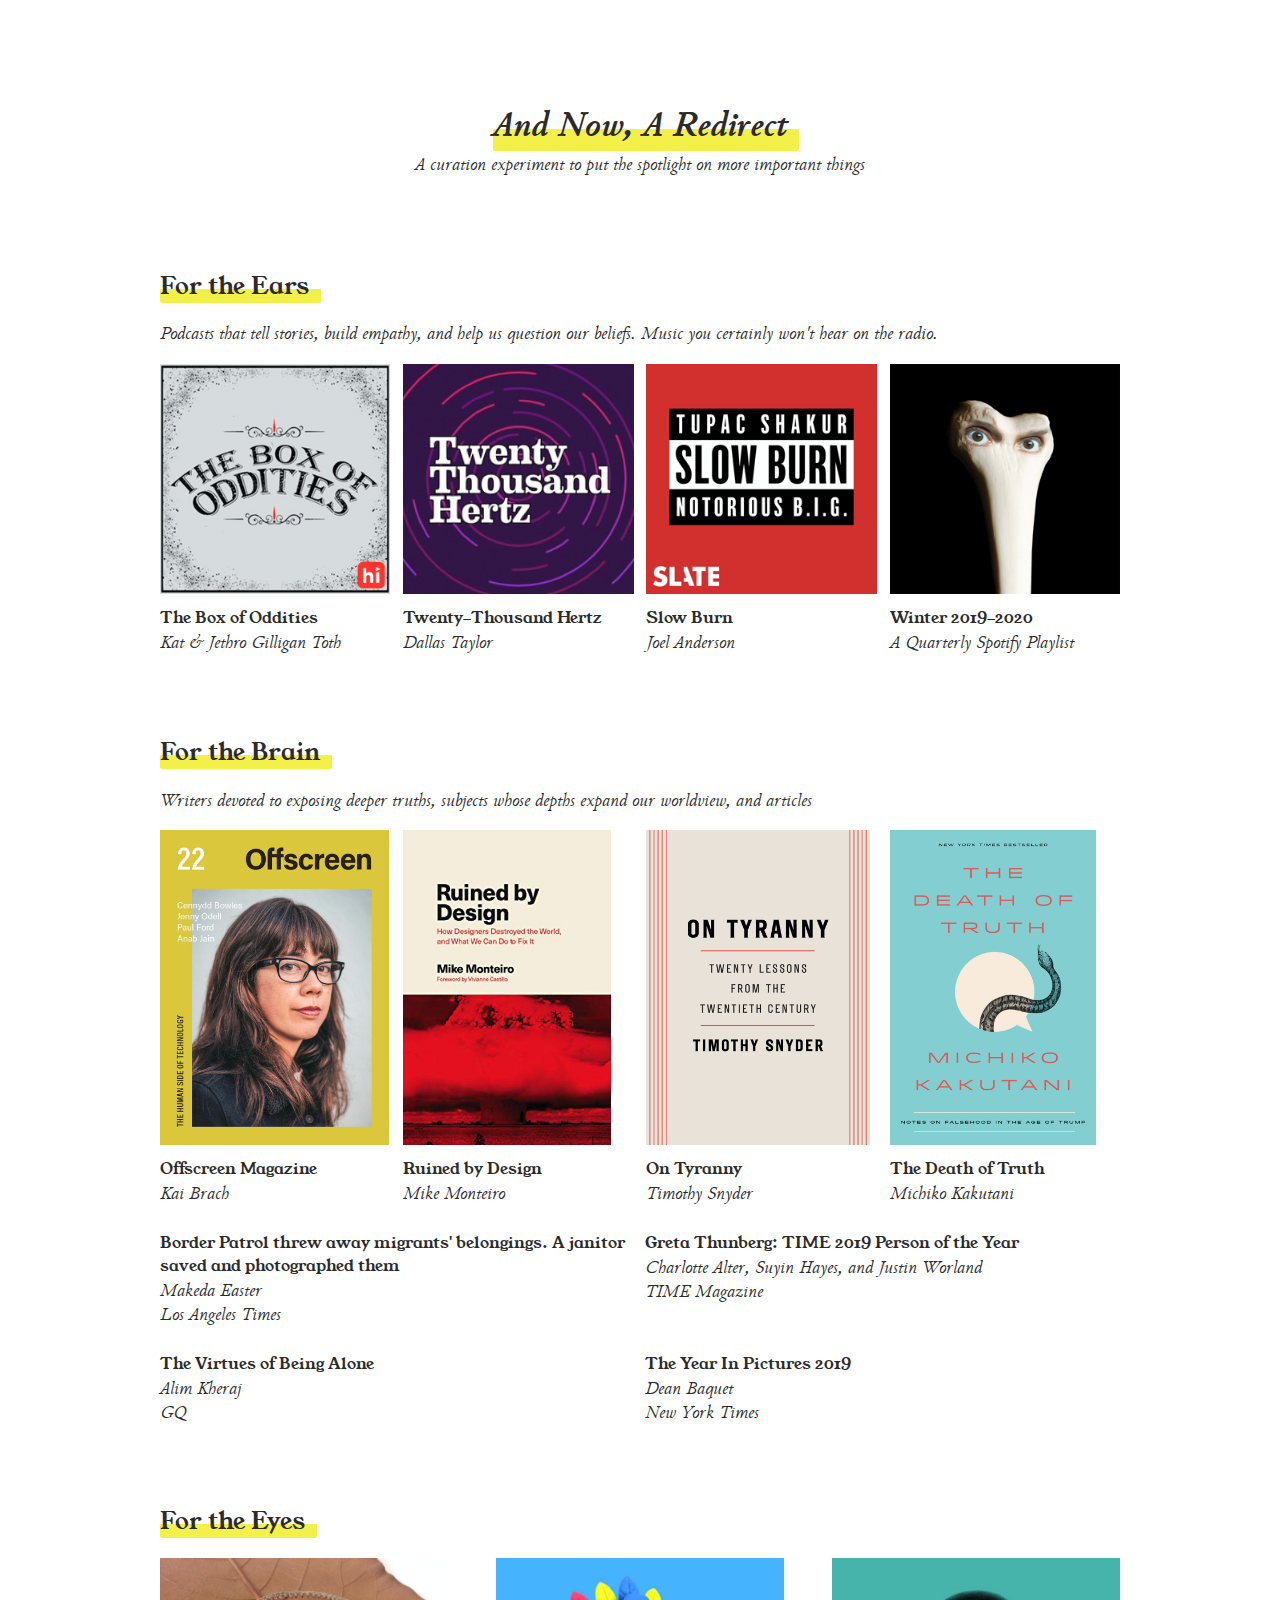
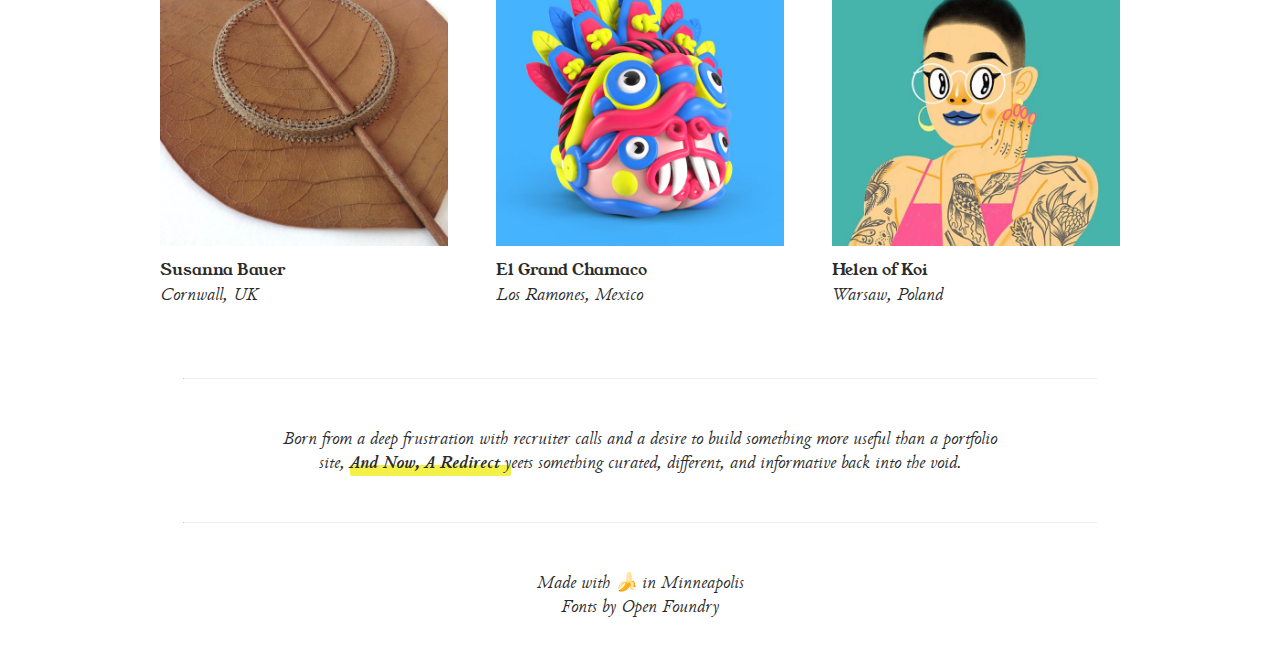
<file: index.html>
<!DOCTYPE html>
<html>

<head>

	<title>And Now, A Redirect</title>

	<link rel="stylesheet" type="text/css" href="styles/freakystylee.css">

	<meta name="title" content="And Now, A Redirect">
	<meta name="description" content="A curation experiment to put the spotlight on more important things.">

	<meta property="og:image:height" content="363">
	<meta property="og:image:width" content="694">
	<meta property="og:description" content="A curation experiment to put the spotlight on more important things.">
	<meta property="og:title" content="And Now, A Redirect">
	<meta property="og:url" content="https://www.jshbrtz.com">
	<meta property="og:image" content="https://www.jshbrtz.com/img/assets/og-image.jpg">

	<meta property="twitter:card" content="summary_large_image">
	<meta property="twitter:url" content="https://www.jshbrtz.com/">
	<meta property="twitter:title" content="And Now, A Redirect">
	<meta property="twitter:description" content="A curation experiment to put the spotlight on more important things.">
	<meta property="twitter:image" content="https://www.jshbrtz.com/img/assets/og-image.jpg">

	<link rel="apple-touch-icon" sizes="180x180" href="/apple-touch-icon.png">
	<link rel="icon" type="image/png" sizes="32x32" href="/favicon-32x32.png">
	<link rel="icon" type="image/png" sizes="16x16" href="/favicon-16x16.png">
	<link rel="manifest" href="/site.webmanifest">
	<meta name="msapplication-TileColor" content="#ffffff">
	<meta name="theme-color" content="#ffffff">

	<!-- Hey! Look at you creepin' around on my code. Don't worry, it's not great. Consider this Beta 0.8 -->
	<!-- To-Do List: -->
	<!-- [-] Responsive Layout -->
	<!-- [ ] Fix double-link thing (if you don't notice, I won't tell you) -->
	<!-- [ ] Add that other section your friend suggested to you that one time -->

</head>


<body>
	<header>

		<h1><span class="logo-a-gogo">And Now, A Redirect</span></h1>
		<p>A curation experiment to put the spotlight on more important things</p>

	</header>

	<main>

		<section class="row">

			<h2 id="for-the-ears"><span class="logo-a-gogo">For the Ears</span></h2>
			<p>Podcasts that tell stories, build empathy, and help us question our beliefs. Music you certainly won't hear on the radio.</p>

			<article class="media four-column">
				<a href="https://www.theboxofoddities.com"><img class="album" src="img/volume1/boxofoddities@2x.png" /></a>
				<h3><a class="media-highlight" href="https://www.theboxofoddities.com">The Box of Oddities</a></h3>
				<p>Kat & Jethro Gilligan Toth</p>
			</article>

			<article class="media four-column">
				<a href="https://www.20k.org"><img class="album" src="img/volume1/20khertz@2x.png" /></a>
				<h3><a class="media-highlight" href="https://www.20k.org">Twenty-Thousand Hertz</a></h3>
				<p>Dallas Taylor</p>
			</article>

			<article class="media four-column">
				<a href="https://slate.com/podcasts/slow-burn/s3/biggie-and-tupac"><img class="album" src="img/volume1/slowburn.png" /></a>
				<h3><a class="media-highlight" href="https://slate.com/podcasts/slow-burn/s3/biggie-and-tupac">Slow Burn</a></h3>
				<p>Joel Anderson</p>
			</article>

			<article class="media four-column">
				<a href="https://open.spotify.com/playlist/0yhKLtJr20RAJjo6vjtvKu?si=nEyLekfUSO-9L7mrI08Qqg"><img class="album" src="img/volume1/inthelassa.png" /></a>
				<h3><a class="media-highlight" href="https://open.spotify.com/playlist/6O3wil60wcZohKLyX5rnH2?si=rW7OXpVrSEW9H3kbz8draw">Winter 2019-2020</a></h3>
				<p>A Quarterly Spotify Playlist</p>
			</article>

		</section>

		<section class="row">

			<h2 id="for-the-brain"><span class="logo-a-gogo">For the Brain</span></h2>
			<p>Writers devoted to exposing deeper truths, subjects whose depths expand our worldview, and articles </p>

			<article class="media four-column">
				<a href="https://www.offscreenmag.com"><img class="book" src="img/volume1/offscreenmag.png" /></a>
				<h3><a class="media-highlight" href="https://www.offscreenmag.com">Offscreen Magazine</a></h3>
				<p>Kai Brach</p>
			</article>

			<article class="media four-column">
				<a href="https://www.ruinedby.design"><img class="book" src="img/volume1/ruinedbydesign.png" /></a>
				<h3><a class="media-highlight" href="https://www.ruinedby.design">Ruined by Design</a></h3>
				<p>Mike Monteiro</p>
			</article>

			<article class="media four-column">
				<a href="http://timothysnyder.org/books/on-tyranny-tr"><img class="book" src="img/volume1/ontyranny.png" /></a>
				<h3><a class="media-highlight" href="http://timothysnyder.org/books/on-tyranny-tr">On Tyranny</a></h3>
				<p>Timothy Snyder</p>
			</article>

			<article class="media four-column">
				<a href="https://www.penguinrandomhouse.com/books/573029/the-death-of-truth-by-michiko-kakutani/"><img class="book" src="img/volume1/deathoftruth.png" /></a>
				<h3><a class="media-highlight" href="https://www.penguinrandomhouse.com/books/573029/the-death-of-truth-by-michiko-kakutani/">The Death of Truth</a></h3>
				<p>Michiko Kakutani</p>
			</article>

			<!-- Begin Article Block -->

			<article class="two-column">
				<h3><a href="https://www.latimes.com/entertainment-arts/story/2019-12-02/tom-kiefer-exhibition-el-sueno-americano">Border Patrol threw away migrants' belongings. A janitor saved and photographed them</a></h3>
				<p>Makeda Easter
					<br />Los Angeles Times
				</p>
			</article>

			<article class="two-column">
				<h3><a href="https://time.com/person-of-the-year-2019-greta-thunberg/">Greta Thunberg: TIME 2019 Person of the Year</a></h3>
				<p>Charlotte Alter, Suyin Hayes, and Justin Worland
					<br />TIME Magazine
				</p>
			</article>

			<article class="two-column">
				<h3><a href="https://www.gq.com/story/the-virtues-of-being-alone">The Virtues of Being Alone</a></h3>
				<p>Alim Kheraj
					<br />GQ
				</p>
			</article>

			<article class="two-column">
				<h3><a href="https://www.nytimes.com/interactive/2019/world/year-in-pictures.html">The Year In Pictures 2019</a></h3>
				<p>Dean Baquet
					<br />New York Times
				</p>
			</article>

			<!-- End Article Block. You made it. -->

		</section>

		<section class="row">

			<h2 id="for-the-eyes"><span class="logo-a-gogo">For the Eyes</span></h2>

			<article class="media three-column">
				<a href="http://www.susannabauer.com"><img class="art" src="img/volume1/susannabauer.png" /></a>
				<h3><a class="media-highlight" href="http://www.susannabauer.com">Susanna Bauer</a></h3>
				<p>Cornwall, UK</p>
			</article>

			<article class="media three-column">
				<a href="https://grandchamaco.com"><img class="art" src="img/volume1/grandchamaco.png" /></a>
				<h3><a class="media-highlight" href="https://grandchamaco.com">El Grand Chamaco</a></h3>
				<p>Los Ramones, Mexico</p>
			</article>

			<article class="media three-column">
				<a href="https://www.instagram.com/helen.of.koi/"><img class="art" src="img/volume1/helenofkoi.png" /></a>
				<h3><a class="media-highlight" href="https://www.instagram.com/helen.of.koi/">Helen of Koi</a></h3>
				<p>Warsaw, Poland</p>
			</article>

		</section>

		<hr>

		<p id="about">Born from a deep frustration with recruiter calls and a desire to build something more useful than a portfolio site, <span class="logo-a-gogo"><em>And Now, A Redirect</em></span> yeets something curated, different, and informative back into the void.
		</p>

		<hr>

	</main>

	<footer>

		<p>Made with &#127820; in Minneapolis
			<br />Fonts by <a href="https://open-foundry.com">Open Foundry</a>
		</p>

	</footer>

</body>

</html>
</file>
<file: styles/freakystylee.css>
@font-face {
	font-family: Junicode;
	src: url(junicode-italic-webfont.woff);
	font-style: italic;
}

@font-face {
	font-family: Junicode;
	src: url(junicode-bolditalic-webfont.woff);
	font-style: italic, bold;
}

@font-face {
	font-family: YoungSerif;
	src: url(YoungSerif-Regular.woff);
}

body {
	-webkit-font-smoothing: antialiased;
	-moz-osx-font-smoothing: grayscale;
	text-rendering: optimizeLegibility;
	max-width: 960px;
	padding-left: 2%;
	padding-right: 2%;
	margin: auto;
	color: #2b2b2b;
}

header {
	padding-top: 72px;
	position: relative;
	text-align: center;
}

main {
	padding-top: 30px;
	position: relative;
	
}

section {
	margin-top: 44px;
	margin-bottom: 36px;
	text-align: justify;
}

.two-column {
	display: inline-block;
	width: 49.50%;
	vertical-align: top;
	text-align: left !important;
}

.three-column {
	display: inline-block;
	width: 30%;
	vertical-align: top;
}

.four-column {
	display: inline-block;
	width: 24%;
	vertical-align: top;
}

.row:after {
	content: '';
	display: inline-block;
	width: 100%;
}

footer {
	width: 720px;
	margin-top: 48px;
	margin-bottom: 48px;
	position: relative;
	left: 50%;
	margin-right: -50%;
	transform: translate(-50%, 0);
	text-align: center;
}

h1 {
	font-family: Junicode;
	font-size: 36px;
	font-style: italic, bold;
	margin-bottom: -16px;
}

h2 {
	font-family: YoungSerif;
	font-size: 24px;
}

h3 {
	font-family: YoungSerif;
	font-size: 16px;
	margin-top: 8px;
	margin-bottom: -16px;
}

.logo-a-gogo {
	background: linear-gradient(180deg,rgba(242,240,73,0) 60%, #F2F049 60%);
	background-position: 24% 5%;
	border-radius: 2px;
	padding-right: 12px;
	margin-right: -12px;
}

p {
	font-family: Junicode;
	font-size: 18px;
	font-style: italic;
	line-height: 1.3em;
}

a {
	color: inherit;
	font-style: inherit;
	display: inline-block;
	text-decoration: none;
	border-radius: 2px;
	background-image: linear-gradient(to right, rgba(242,240,73,0) 50%, #F2F049 50%);
	background-position: -0% 0;
	background-size: 200%, auto;
	transition: background-position 0.3s ease-out;
}

a:hover {
	background-position: -99.99% 0;
}

::-moz-selection {
	color: #403F13;
	background: #F2F049;
}

::selection {
	color: #403F13;
	background: #F2F049;
}

em {
	font-style: initial;
}

hr {
	border-top: 2px #a1a1a1;
	width: 95%;
}

.album {
	max-width: 100%;
}

.book {
	max-height: 315px;
}

.art {
	max-width: 100%;
}

#about {
	width: 720px;
	margin: auto;
	margin-top: 48px;
	margin-bottom: 48px;
	text-align: center;
}

.bananaburst {
	width: 30px;
	height: 30px;
	margin-left: -4px;
	margin-right: -4px;
	vertical-align: middle;
	border-radius: 50%;
	font-size: 20px;
	line-height: 1.4em;
}

.media:hover {
	cursor: pointer;
}

.media:hover .media-highlight {
	background-position: -99.99% 0;
}

/* @media (prefers-color-scheme: dark) {
	body {
		background-color: #2b2b2b;
		color: #ececec;
	}
	
	a {
		background-image: linear-gradient(to right, rgba(255,215,0,0) 50%, #ffd700 50%);
	}
	
	.logo-a-gogo {
		background-image: linear-gradient(180deg, rgba(255,215,0,0) 60%, #ffd700 60%);
	}
}*/
</file>
